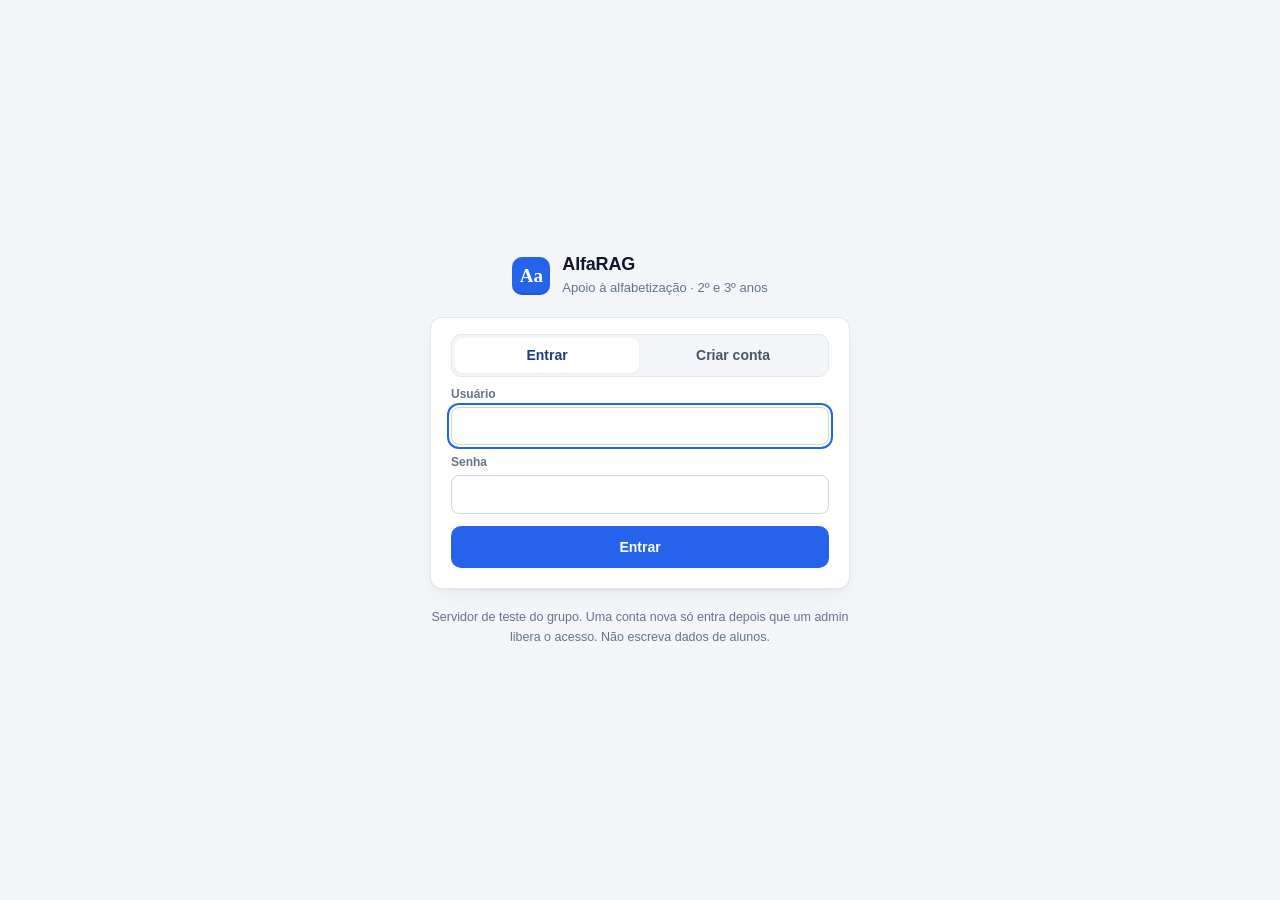
<file: web/entrar.html>
<!doctype html>
<html lang="pt-BR">
<head>
  <meta charset="utf-8">
  <meta name="viewport" content="width=device-width, initial-scale=1">
  <meta name="robots" content="noindex">
  <title>Entrar · AlfaRAG</title>
  <link rel="icon" href="data:image/svg+xml,%3Csvg xmlns='http://www.w3.org/2000/svg' viewBox='0 0 64 64'%3E%3Crect width='64' height='64' rx='14' fill='%232563EB'/%3E%3Ctext x='32' y='44' font-family='Georgia' font-size='34' font-weight='700' text-anchor='middle' fill='white'%3EAa%3C/text%3E%3C/svg%3E">
  <link rel="stylesheet" href="styles.css?v=13">
</head>
<body class="pagina-acesso">
  <main class="acesso">
    <div class="marca">
      <span class="logo" aria-hidden="true">Aa</span>
      <div>
        <h1>AlfaRAG</h1>
        <p class="sub">Apoio à alfabetização · 2º e 3º anos</p>
      </div>
    </div>

    <section class="cartao-acesso">
      <nav class="abas" role="tablist" aria-label="Acesso">
        <button type="button" role="tab" class="aba ativa" data-modo="entrar" aria-selected="true" aria-controls="form-entrar">Entrar</button>
        <button type="button" role="tab" class="aba" data-modo="criar" aria-selected="false" aria-controls="form-criar">Criar conta</button>
      </nav>

      <!-- method="post": se o JS falhar, usuário e senha vão no corpo, nunca na URL, no histórico ou no log -->
      <form id="form-entrar" class="conexao" method="post" role="tabpanel">
        <label for="e-usuario">Usuário</label>
        <input id="e-usuario" name="usuario" autocomplete="username" autocapitalize="none" spellcheck="false" required maxlength="32">
        <label for="e-senha">Senha</label>
        <input id="e-senha" name="senha" type="password" autocomplete="current-password" required maxlength="200">
        <div class="linha"><button class="btn-primario" type="submit">Entrar</button></div>
        <p id="e-res" class="res" role="status"></p>
      </form>

      <form id="form-criar" class="conexao" method="post" role="tabpanel" hidden>
        <label for="c-usuario">Nome de usuário</label>
        <input id="c-usuario" name="usuario" autocomplete="username" autocapitalize="none" spellcheck="false" required minlength="3" maxlength="32" aria-describedby="c-dica">
        <p id="c-dica" class="dica-chave">3 a 32 caracteres: letras, números, ponto ou hífen. Não precisa ser o seu nome.</p>
        <label for="c-senha">Senha (8 a 200 caracteres)</label>
        <input id="c-senha" name="senha" type="password" autocomplete="new-password" required minlength="8" maxlength="200">
        <label for="c-conf">Repita a senha</label>
        <input id="c-conf" name="confirmacao" type="password" autocomplete="new-password" required minlength="8" maxlength="200">
        <div class="linha"><button class="btn-primario" type="submit">Criar conta</button></div>
        <p id="c-res" class="res" role="status"></p>
      </form>
    </section>

    <p class="nota-acesso">Servidor de teste do grupo. Uma conta nova só entra depois que um admin libera o acesso. Não escreva dados de alunos.</p>
  </main>
  <script src="entrar.js?v=13"></script>
</body>
</html>
</file>
<file: web/styles.css>
/* AlfaRAG — tema claro, paleta fria (ardósia + azul). Sem dependências externas: funciona offline. */
:root {
  --bg: #F3F5F9;
  --surface: #FFFFFF;
  --panel: #F8FAFC;
  --ink: #0F172A;
  --ink-2: #1E293B;
  --muted: #475569;
  --muted-2: #64748B;
  --muted-3: #94A3B8;
  --border: #E2E8F0;
  --border-2: #CBD5E1;
  --brand: #2563EB;
  --brand-strong: #1D4ED8;
  --brand-ink: #1E3A8A;
  --brand-soft: #EEF3FF;
  --brand-soft-2: #DCE6FD;
  --ok: #0F766E;
  --ok-soft: #E7F6F3;
  --warn: #A16207;
  --warn-soft: #FEF8E7;
  --warn-border: #F2D890;
  --bad: #B91C1C;
  --bad-soft: #FEF2F2;
  --bad-border: #F6C6C6;
  --info: #4F46E5;
  --info-soft: #EEF0FF;
  --radius: 12px;
  --radius-sm: 8px;
  --shadow-sm: 0 1px 2px rgba(15, 23, 42, .05);
  --shadow: 0 1px 2px rgba(15, 23, 42, .05), 0 8px 24px -12px rgba(15, 23, 42, .12);
  --mono: ui-monospace, "SF Mono", SFMono-Regular, Menlo, Consolas, monospace;
  --sans: -apple-system, BlinkMacSystemFont, "Segoe UI", Inter, Roboto, "Helvetica Neue", Arial, sans-serif;
  color-scheme: light;
}
* { box-sizing: border-box; }
[hidden] { display: none !important; }
html, body { margin: 0; height: 100%; }
body {
  background: var(--bg); color: var(--ink); font: 15px/1.6 var(--sans);
  display: flex; flex-direction: column; height: 100vh; overflow: hidden;
  -webkit-font-smoothing: antialiased;
}
h1, h2, h3, h4 { margin: 0; line-height: 1.3; color: var(--ink); }
button { font: inherit; }
:focus-visible { outline: 2px solid var(--brand); outline-offset: 2px; }
.sub { margin: 2px 0 0; color: var(--muted-2); font-size: 13px; }
.vazio { color: var(--muted-2); font-size: 14px; }
kbd { font: 600 11px var(--mono); padding: 1px 5px; border: 1px solid var(--border-2); border-bottom-width: 2px; border-radius: 5px; background: var(--surface); color: var(--muted); }

/* ---------- Topo ---------- */
.topo { display: flex; align-items: center; gap: 16px 20px; padding: 10px 20px; background: var(--surface); border-bottom: 1px solid var(--border); flex-wrap: wrap; flex-shrink: 0; }
.marca { display: flex; align-items: center; gap: 12px; }
.logo { width: 38px; height: 38px; border-radius: 10px; background: var(--brand); color: #fff; display: grid; place-items: center; font: 700 19px Georgia, "Times New Roman", serif; box-shadow: inset 0 -2px 0 rgba(0, 0, 0, .12); }
.marca h1 { font-size: 18px; letter-spacing: -.01em; }
.abas { display: flex; gap: 2px; padding: 3px; background: var(--bg); border: 1px solid var(--border); border-radius: 10px; }
.aba { border: 0; background: transparent; color: var(--muted); padding: 6px 14px; border-radius: 8px; font-weight: 600; font-size: 14px; cursor: pointer; }
.aba:hover { color: var(--ink); }
.aba.ativa { background: var(--surface); color: var(--brand-ink); box-shadow: var(--shadow-sm); }
.estado { margin-left: auto; display: flex; align-items: center; gap: 10px; }
.seletor { font-size: 12px; color: var(--muted-2); display: flex; align-items: center; gap: 6px; }
.seletor select { font: inherit; font-size: 13px; padding: 6px 8px; border-radius: 8px; border: 1px solid var(--border-2); background: var(--surface); color: var(--ink); }
.status { display: inline-flex; align-items: center; gap: 7px; font-size: 12.5px; padding: 5px 11px; border-radius: 999px; background: var(--bg); color: var(--muted); border: 1px solid var(--border); white-space: nowrap; }
.status i { width: 8px; height: 8px; border-radius: 50%; background: var(--muted-3); }
.status.on { background: var(--ok-soft); color: var(--ok); border-color: transparent; }
.status.on i { background: var(--ok); box-shadow: 0 0 0 3px rgba(15, 118, 110, .18); }
.status.off { background: var(--bad-soft); color: var(--bad); border-color: transparent; }
.status.off i { background: var(--bad); }
.btn-sec { display: inline-flex; align-items: center; gap: 6px; border: 1px solid var(--border-2); background: var(--surface); color: var(--muted); border-radius: 8px; padding: 6px 10px; font-size: 13px; font-weight: 600; cursor: pointer; }
.btn-sec svg { width: 16px; height: 16px; }
.btn-sec[aria-pressed="true"] { color: var(--brand-ink); border-color: var(--brand-soft-2); background: var(--brand-soft); }

/* ---------- Layout ---------- */
.layout { flex: 1; min-height: 0; display: grid; grid-template-columns: minmax(0, 1fr) 390px; }
body.sem-painel .layout { grid-template-columns: minmax(0, 1fr); }
body.sem-painel .painel { display: none; }
.conversa { display: flex; flex-direction: column; min-height: 0; }
.mensagens { flex: 1; overflow-y: auto; padding: 28px max(20px, calc((100% - 860px) / 2)) 16px; display: flex; flex-direction: column; gap: 20px; }

/* Boas-vindas */
.boasvindas { margin: 2vh 0 0; }
.boasvindas h2 { font-size: 26px; letter-spacing: -.02em; font-weight: 700; }
.lead { color: var(--muted); font-size: 16px; margin: 8px 0 16px; max-width: 680px; }
.garantias { list-style: none; display: flex; flex-wrap: wrap; gap: 8px; margin: 0 0 14px; padding: 0; }
.garantias li { display: inline-flex; align-items: center; gap: 8px; padding: 6px 12px 6px 6px; border-radius: 999px; background: var(--surface); border: 1px solid var(--border); font-size: 13.5px; font-weight: 600; color: var(--ink-2); }
.ico { width: 22px; height: 22px; border-radius: 50%; display: inline-grid; place-items: center; font-size: 12px; font-weight: 800; }
.ico.ok { background: var(--ok-soft); color: var(--ok); }
.ico.warn { background: var(--warn-soft); color: var(--warn); }
.ico.info { background: var(--brand-soft); color: var(--brand); }
.base { font-size: 13px; color: var(--muted-2); margin: 0 0 22px; }
.base b { color: var(--muted); font-weight: 600; }
.grupo-ex { margin-top: 18px; }
.grupo-ex h3 { font-size: 12px; text-transform: uppercase; letter-spacing: .07em; color: var(--muted-2); margin-bottom: 10px; }
.exemplos { display: grid; grid-template-columns: repeat(auto-fill, minmax(250px, 1fr)); gap: 10px; }
.exemplo { text-align: left; border: 1px solid var(--border); background: var(--surface); color: var(--ink-2); border-radius: var(--radius); padding: 12px 14px; font-size: 14px; line-height: 1.45; cursor: pointer; box-shadow: var(--shadow-sm); transition: border-color .15s, box-shadow .15s, transform .15s; }
.exemplo:hover { border-color: var(--brand); box-shadow: var(--shadow); transform: translateY(-1px); }
.exemplo .tag { display: block; font-size: 11px; font-weight: 700; color: var(--brand); text-transform: uppercase; letter-spacing: .05em; margin-bottom: 4px; }
.limites .exemplo { background: var(--panel); }
.limites .exemplo .tag { color: var(--warn); }

/* Mensagens */
.msg { display: flex; gap: 12px; }
.msg.usuario { justify-content: flex-end; }
.msg.usuario .bolha { max-width: min(640px, 85%); padding: 10px 16px; border-radius: 16px 16px 4px 16px; background: var(--brand); color: #fff; white-space: pre-wrap; box-shadow: var(--shadow-sm); }
.avatar { width: 32px; height: 32px; flex-shrink: 0; border-radius: 9px; background: var(--brand-soft); color: var(--brand); display: grid; place-items: center; font: 700 14px Georgia, serif; margin-top: 2px; }
.cartao-resp { flex: 1; min-width: 0; background: var(--surface); border: 1px solid var(--border); border-radius: 4px 16px 16px 16px; padding: 14px 18px; box-shadow: var(--shadow-sm); cursor: pointer; transition: box-shadow .15s, border-color .15s; }
.msg.assistente.selecionada .cartao-resp { border-color: var(--brand-soft-2); box-shadow: 0 0 0 3px var(--brand-soft), var(--shadow-sm); }
.msg.recusa .cartao-resp { background: var(--warn-soft); border-color: var(--warn-border); }
.msg.recusa.selecionada .cartao-resp { border-color: var(--warn-border); box-shadow: 0 0 0 3px rgba(242, 216, 144, .45), var(--shadow-sm); }
.msg.bloqueada .cartao-resp, .msg.erro .cartao-resp { background: var(--bad-soft); border-color: var(--bad-border); }
.msg.bloqueada.selecionada .cartao-resp, .msg.erro.selecionada .cartao-resp { border-color: var(--bad-border); box-shadow: 0 0 0 3px rgba(246, 198, 198, .45), var(--shadow-sm); }

/* Progresso */
.progresso { display: flex; align-items: flex-start; justify-content: space-between; gap: 12px; }
.etapas { list-style: none; margin: 0; padding: 0; display: flex; flex-direction: column; gap: 6px; font-size: 14px; color: var(--muted-3); }
.etapas li { display: flex; align-items: center; gap: 10px; }
.etapas .marca { width: 16px; height: 16px; border-radius: 50%; border: 2px solid var(--border-2); flex-shrink: 0; position: relative; }
.etapas li.ativa { color: var(--ink-2); font-weight: 600; }
.etapas li.ativa .marca { border-color: var(--brand-soft-2); border-top-color: var(--brand); animation: gira .8s linear infinite; }
.etapas li.feita { color: var(--muted); }
.etapas li.feita .marca { border-color: var(--ok); background: var(--ok); }
.etapas li.feita .marca::after { content: ""; position: absolute; left: 4px; top: 1px; width: 4px; height: 8px; border: solid #fff; border-width: 0 2px 2px 0; transform: rotate(45deg); }
.etapas li.pulada { color: var(--muted-2); }
.etapas li.pulada .marca { border-color: var(--warn); background: var(--warn-soft); }
@keyframes gira { to { transform: rotate(360deg); } }
.tempo { font: 600 12px var(--mono); color: var(--muted-2); background: var(--bg); border-radius: 6px; padding: 2px 8px; white-space: nowrap; }
.progresso + .selos:empty + .texto:empty { display: none; }
.texto:not(:empty) { margin-top: 2px; }
.progresso:has(+ .selos:empty + .texto:not(:empty)) { margin-bottom: 10px; padding-bottom: 10px; border-bottom: 1px dashed var(--border); }

/* Texto da resposta */
.texto { color: var(--ink-2); }
.texto p { margin: 0 0 .65em; }
.texto p:last-child { margin-bottom: 0; }
.texto p > strong:only-child { display: block; margin-top: .9em; color: var(--brand-ink); font-size: 14px; letter-spacing: .01em; }
.texto p:first-child > strong:only-child { margin-top: 0; }
.texto ul, .texto ol { margin: .2em 0 .8em; padding-left: 1.3em; }
.texto li { margin: .15em 0; }
.texto blockquote { margin: 0 0 .9em; padding: 10px 14px; border-left: 3px solid var(--warn); background: var(--warn-soft); border-radius: 0 8px 8px 0; color: var(--ink-2); }
.texto strong { color: var(--ink); }
.cursor::after { content: ""; display: inline-block; width: 7px; height: 1.05em; background: var(--brand); margin-left: 2px; vertical-align: -2px; animation: pisca 1s steps(2) infinite; }
@keyframes pisca { 50% { opacity: 0; } }
.cita { display: inline-block; min-width: 1.45em; padding: 0 5px; margin: 0 1px; border-radius: 6px; background: var(--brand-soft); color: var(--brand-strong); font: 700 11px/1.65 var(--mono); text-align: center; cursor: pointer; vertical-align: 1px; border: 1px solid var(--brand-soft-2); }
.cita:hover { background: var(--brand); border-color: var(--brand); color: #fff; }
.removido { background: var(--bad-soft); color: var(--bad); border-radius: 4px; padding: 0 5px; font-size: 12px; font-weight: 600; }
.dica { margin-top: 12px; padding: 10px 12px; border-radius: var(--radius-sm); background: rgba(255, 255, 255, .7); border: 1px solid var(--warn-border); font-size: 13.5px; color: var(--ink-2); }
.dica b { display: block; font-size: 12px; text-transform: uppercase; letter-spacing: .05em; color: var(--warn); margin-bottom: 2px; }
.dica ul { margin: 4px 0 0; padding-left: 18px; }

/* Selos */
.selos { display: flex; flex-wrap: wrap; gap: 6px; margin-bottom: 10px; }
.selos:empty { display: none; }
.selo { display: inline-flex; align-items: center; gap: 6px; font-size: 12px; font-weight: 600; padding: 3px 10px 3px 8px; border-radius: 999px; background: var(--bg); color: var(--muted); border: 1px solid var(--border); }
.selo::before { content: ""; width: 7px; height: 7px; border-radius: 50%; background: currentColor; }
.selo.ok { background: var(--ok-soft); color: var(--ok); border-color: transparent; }
.selo.warn { background: var(--warn-soft); color: var(--warn); border-color: var(--warn-border); }
.selo.bad { background: var(--bad-soft); color: var(--bad); border-color: var(--bad-border); }
.selo.info { background: var(--info-soft); color: var(--info); border-color: transparent; }

/* Fontes da resposta */
.fontes { margin-top: 14px; padding-top: 12px; border-top: 1px solid var(--border); }
.fontes h4 { font-size: 13px; display: flex; align-items: baseline; gap: 8px; margin-bottom: 8px; }
.fontes h4 span { font-weight: 400; color: var(--muted-2); font-size: 12px; }
.fontes ol { list-style: none; margin: 0; padding: 0; display: flex; flex-direction: column; gap: 6px; }
.fontes li { border: 1px solid var(--border); border-radius: var(--radius-sm); background: var(--panel); }
.fontes li.destaque { border-color: var(--brand); box-shadow: 0 0 0 3px var(--brand-soft); }
.fonte-cab { width: 100%; display: flex; align-items: center; gap: 10px; border: 0; background: transparent; padding: 7px 10px; cursor: pointer; text-align: left; color: var(--ink-2); font-size: 13px; }
.fonte-cab .n { font: 700 11px var(--mono); color: var(--brand-strong); background: var(--brand-soft); border-radius: 5px; padding: 1px 6px; flex-shrink: 0; }
.fonte-cab .doc { font-weight: 600; }
.fonte-cab .pag { color: var(--muted-2); font-size: 12px; margin-left: auto; white-space: nowrap; }
.fonte-cab::after { content: "▾"; color: var(--muted-3); font-size: 11px; transition: transform .15s; }
.fontes li.aberto .fonte-cab::after { transform: rotate(180deg); }
.fontes .exc { display: none; padding: 0 12px 10px 12px; font-size: 13px; line-height: 1.55; color: var(--muted); }
.fontes li.aberto .exc { display: block; }
.fontes .exc .sec { display: block; font-size: 12px; font-weight: 600; color: var(--muted-2); margin-bottom: 3px; }
.fontes details { margin-top: 8px; }
.fontes details summary { cursor: pointer; font-size: 12.5px; color: var(--muted-2); font-weight: 600; margin-bottom: 6px; }
.meta { margin-top: 10px; font: 11px var(--mono); color: var(--muted-3); }
.meta:empty { display: none; }

/* Composer */
.composer { padding: 10px max(20px, calc((100% - 860px) / 2)) 12px; background: linear-gradient(to bottom, rgba(243, 245, 249, 0), var(--bg) 30%); flex-shrink: 0; }
.campo { display: flex; align-items: flex-end; gap: 8px; background: var(--surface); border: 1px solid var(--border-2); border-radius: 14px; padding: 8px 8px 8px 14px; box-shadow: var(--shadow); transition: border-color .15s, box-shadow .15s; }
.campo:focus-within { border-color: var(--brand); box-shadow: 0 0 0 3px var(--brand-soft), var(--shadow); }
.campo textarea { flex: 1; resize: none; border: 0; outline: 0; font: inherit; font-size: 15px; line-height: 1.5; padding: 6px 0; background: transparent; color: var(--ink); max-height: 160px; }
.campo textarea::placeholder { color: var(--muted-3); }
.btn-primario { display: inline-flex; align-items: center; gap: 6px; border: 0; border-radius: 10px; padding: 9px 16px; font-weight: 700; font-size: 14px; background: var(--brand); color: #fff; cursor: pointer; transition: background .15s; }
.btn-primario svg { width: 18px; height: 18px; }
.btn-primario:hover { background: var(--brand-strong); }
.btn-primario:disabled { background: var(--muted-3); cursor: wait; }
.btn-primario .ico-parar { display: none; }
.btn-primario.parar { background: var(--bad); }
.btn-primario.parar:hover { background: #991B1B; }
.btn-primario.parar .ico-parar { display: block; }
.btn-primario.parar .ico-enviar { display: none; }
.nota-interrompida { color: var(--muted-2); font-size: 13px; font-style: italic; }
.rodape { display: flex; justify-content: space-between; gap: 16px; flex-wrap: wrap; margin: 8px 4px 0; font-size: 12px; color: var(--muted-2); }

/* ---------- Painel de contexto ---------- */
.painel { background: var(--surface); border-left: 1px solid var(--border); display: flex; flex-direction: column; min-height: 0; }
.painel-cab { padding: 16px 20px 12px; border-bottom: 1px solid var(--border); }
.painel-cab h2 { font-size: 15px; }
.painel-corpo { flex: 1; overflow-y: auto; padding: 14px 16px 28px; display: flex; flex-direction: column; gap: 12px; background: var(--panel); }
.vazio-painel { color: var(--muted-2); font-size: 13.5px; border: 1px dashed var(--border-2); border-radius: var(--radius); padding: 14px 16px; background: var(--surface); }
.vazio-painel p { margin: 0 0 4px; }
.vazio-painel ul { margin: 0; padding-left: 18px; }
.bloco { background: var(--surface); border: 1px solid var(--border); border-radius: var(--radius); padding: 12px 14px; }
.bloco > h3, .bloco > summary { font-size: 11.5px; text-transform: uppercase; letter-spacing: .07em; color: var(--muted-2); font-weight: 700; margin-bottom: 10px; }
.bloco > summary { cursor: pointer; margin-bottom: 0; }
details.bloco[open] > summary { margin-bottom: 10px; }
.barra { height: 10px; border-radius: 6px; background: var(--bg); overflow: hidden; display: flex; border: 1px solid var(--border); }
.barra span { display: block; height: 100%; }
.barra .s, .legenda .s { background: var(--muted-3); } .barra .q, .legenda .q { background: var(--info); } .barra .t, .legenda .t { background: var(--brand); }
.legenda { display: flex; flex-wrap: wrap; gap: 4px 12px; font-size: 11.5px; color: var(--muted); margin-top: 8px; }
.legenda i { display: inline-block; width: 9px; height: 9px; border-radius: 3px; margin-right: 5px; vertical-align: -1px; }
.nada-enviado { margin: 10px 0 0; }
.checks { list-style: none; margin: 0; padding: 0; display: flex; flex-direction: column; gap: 8px; }
.chk { display: flex; gap: 10px; align-items: flex-start; font-size: 13px; line-height: 1.45; }
.chk .dot { width: 18px; height: 18px; border-radius: 50%; flex-shrink: 0; display: grid; place-items: center; font-size: 11px; font-weight: 800; margin-top: 1px; }
.chk.ok .dot { background: var(--ok-soft); color: var(--ok); }
.chk.warn .dot { background: var(--warn-soft); color: var(--warn); }
.chk.bad .dot { background: var(--bad-soft); color: var(--bad); }
.chk b { display: block; font-weight: 600; color: var(--ink-2); }
.chk small { color: var(--muted-2); font-size: 12px; }
.trechos { display: flex; flex-direction: column; gap: 8px; }
.trecho { border: 1px solid var(--border); border-radius: 10px; padding: 9px 11px; background: var(--surface); font-size: 12.5px; }
.trecho.fora { background: var(--panel); border-style: dashed; }
.trecho.destaque { border-color: var(--brand); box-shadow: 0 0 0 3px var(--brand-soft); }
.trecho .cab { display: flex; justify-content: space-between; gap: 8px; align-items: baseline; }
.trecho .tit { font-weight: 600; color: var(--ink-2); }
.trecho .num { font: 700 11px var(--mono); color: var(--brand-strong); background: var(--brand-soft); border-radius: 5px; padding: 0 5px; margin-right: 6px; }
.trecho .pts { font: 10.5px var(--mono); color: var(--muted-2); white-space: nowrap; }
.trecho .sec { color: var(--muted-2); font-size: 11.5px; margin-top: 2px; }
.trecho .mot { display: inline-block; margin-top: 4px; color: var(--warn); background: var(--warn-soft); border-radius: 5px; padding: 0 6px; font-size: 11px; font-weight: 600; }
.trecho details summary { cursor: pointer; color: var(--brand-strong); font-size: 11.5px; margin-top: 4px; font-weight: 600; }
.trecho details p { white-space: pre-wrap; color: var(--muted); max-height: 220px; overflow: auto; margin: 6px 0 0; line-height: 1.5; }
.aviso-fora { font-size: 12px; color: var(--warn); background: var(--warn-soft); border-radius: 8px; padding: 6px 10px; margin-bottom: 8px; }
.lista-simples { margin: 0; padding-left: 18px; font-size: 12.5px; color: var(--muted); }

/* ---------- Aba de avaliação ---------- */
.aval { flex: 1; overflow-y: auto; padding: 24px max(20px, calc((100% - 1040px) / 2)) 48px; display: flex; flex-direction: column; gap: 16px; }
.cartao { background: var(--surface); border: 1px solid var(--border); border-radius: var(--radius); padding: 18px 22px; box-shadow: var(--shadow-sm); }
.cartao h2 { font-size: 17px; margin-bottom: 12px; }
.cartao h3 { font-size: 14px; margin: 16px 0 6px; }
.fluxo { margin: 0; padding-left: 20px; display: grid; gap: 6px; color: var(--ink-2); }
.config { margin-top: 14px; font: 12px var(--mono); color: var(--muted); display: flex; flex-wrap: wrap; gap: 6px; }
.config span { background: var(--panel); border: 1px solid var(--border); border-radius: 6px; padding: 3px 8px; }
.prompt { white-space: pre-wrap; font: 12.5px/1.55 var(--mono); background: var(--panel); border: 1px solid var(--border); border-radius: 10px; padding: 14px; margin: 0; max-height: 420px; overflow: auto; color: var(--ink-2); }
table { border-collapse: collapse; width: 100%; font-size: 13px; margin: 6px 0 16px; }
th, td { border-bottom: 1px solid var(--border); padding: 7px 10px; text-align: left; vertical-align: top; }
th { font-size: 11.5px; text-transform: uppercase; letter-spacing: .05em; color: var(--muted-2); font-weight: 700; background: var(--panel); }
tbody tr:hover { background: var(--panel); }
td.num { font-variant-numeric: tabular-nums; text-align: right; }
.nota { font-size: 12.5px; color: var(--muted); }

/* ---------- Telas estreitas ---------- */
@media (max-width: 1440px) {
  .seletor > span { display: none; }  /* o menu da conta ocupa o espaço; o <select> tem aria-label */
}
@media (max-width: 1080px) {
  .layout { grid-template-columns: minmax(0, 1fr) 340px; }
}
@media (max-width: 900px) {
  body { height: auto; overflow: auto; }
  .layout { grid-template-columns: 1fr; }
  .mensagens { overflow: visible; }
  .painel { border-left: 0; border-top: 1px solid var(--border); }
  .estado { margin-left: 0; width: 100%; justify-content: space-between; flex-wrap: wrap; }
  .composer { position: sticky; bottom: 0; }
  .rodape span:first-child { display: none; }
  .seletor > span { display: none; }
  .estado { gap: 8px; }
  .btn-primario span { display: none; }
  .btn-primario { padding: 10px 12px; }
  .boasvindas h2 { font-size: 22px; }
}

/* ---------- Modelos remotos ---------- */
.aviso-remoto { margin: 0 0 8px; padding: 8px 12px; border-radius: var(--radius-sm); border: 1px solid var(--warn-border); background: var(--warn-soft); color: var(--warn); font-size: 13px; line-height: 1.45; }
.dlg { border: 1px solid var(--border-2); border-radius: var(--radius); padding: 18px 20px; width: min(560px, calc(100vw - 32px)); background: var(--surface); color: var(--ink); box-shadow: var(--shadow); }
.dlg::backdrop { background: rgba(15, 23, 42, .4); }
.dlg-cab { display: flex; align-items: center; justify-content: space-between; margin: 0 0 8px; }
.dlg-cab h2 { margin: 0; font-size: 18px; }
.dlg-nota { margin: 0 0 14px; font-size: 13px; color: var(--muted); }
.conexao { border: 1px solid var(--border); border-radius: var(--radius-sm); padding: 12px 14px; background: var(--panel); }
.conexao h3 { margin: 0 0 8px; font-size: 15px; display: flex; align-items: center; gap: 8px; }
.conexao label { display: block; font-size: 12px; font-weight: 600; color: var(--muted-2); margin: 8px 0 3px; }
.conexao input { width: 100%; font: inherit; font-size: 14px; padding: 7px 9px; border: 1px solid var(--border-2); border-radius: 8px; background: var(--surface); color: var(--ink); }
.conexao .linha { display: flex; gap: 8px; margin-top: 12px; flex-wrap: wrap; align-items: center; }
.res { font-size: 13px; margin: 8px 0 0; color: var(--muted); }
.res:empty { display: none; }
.res.ok { color: var(--ok); }
.res.bad { color: var(--bad); }
.conexao .dica-chave { font-size: 12px; color: var(--muted-2); margin: 4px 0 0; }
.btn-perigo { color: var(--bad); border-color: var(--bad-border); }

/* ---------- Conta (servidor aberto na web) ---------- */
.menu-conta { position: relative; }
.menu-conta > summary { list-style: none; }
.menu-conta > summary::-webkit-details-marker { display: none; }
.menu-conta > summary span { max-width: 16ch; overflow: hidden; text-overflow: ellipsis; white-space: nowrap; }
.menu-conta[open] > summary { color: var(--brand-ink); border-color: var(--brand-soft-2); background: var(--brand-soft); }
.menu { position: absolute; right: 0; top: calc(100% + 6px); z-index: 30; min-width: 190px; padding: 6px; display: flex; flex-direction: column; gap: 2px; background: var(--surface); border: 1px solid var(--border-2); border-radius: var(--radius-sm); box-shadow: var(--shadow); }
.menu > button, .menu > a { display: block; width: 100%; text-align: left; padding: 7px 10px; border: 0; border-radius: 6px; background: transparent; color: var(--ink-2); font-size: 13.5px; font-weight: 600; text-decoration: none; cursor: pointer; }
.menu > button:hover, .menu > a:hover { background: var(--panel); }
.menu > .sair { color: var(--bad); }

/* Página de acesso (/entrar) */
body.pagina-acesso { height: auto; min-height: 100vh; overflow: auto; align-items: center; justify-content: center; padding: 32px 16px; }
.acesso { width: min(420px, 100%); display: flex; flex-direction: column; gap: 18px; }
.acesso .marca { justify-content: center; }
.cartao-acesso { background: var(--surface); border: 1px solid var(--border); border-radius: var(--radius); box-shadow: var(--shadow); padding: 16px 20px 20px; }
.cartao-acesso .abas { margin-bottom: 6px; }
.cartao-acesso .aba { flex: 1; }
.cartao-acesso .conexao { border: 0; padding: 0; background: transparent; }
.cartao-acesso .btn-primario { width: 100%; justify-content: center; padding: 10px 16px; }
.nota-acesso { margin: 0; text-align: center; font-size: 12.5px; color: var(--muted-2); }

/* Página de admin (/ademir) */
.tabela-contas { overflow-x: auto; }
.tabela-contas td { vertical-align: middle; }
.tabela-contas .acoes { display: flex; flex-wrap: wrap; gap: 6px; }
.tabela-contas .btn-sec { padding: 4px 9px; font-size: 12.5px; }
.tabela-contas .btn-sec:disabled { opacity: .5; cursor: wait; }
.voce { color: var(--muted-2); font-size: 12px; }
.topo a.btn-sec { text-decoration: none; }
.dlg-titulo { margin: 0 0 8px; font-size: 18px; }
.dlg-acoes { display: flex; justify-content: flex-end; gap: 8px; margin-top: 12px; }
.provisoria { display: flex; gap: 8px; align-items: center; }
.provisoria code { flex: 1; font: 600 16px var(--mono); background: var(--panel); border: 1px dashed var(--border-2); border-radius: 8px; padding: 8px 12px; user-select: all; word-break: break-all; }
</file>
